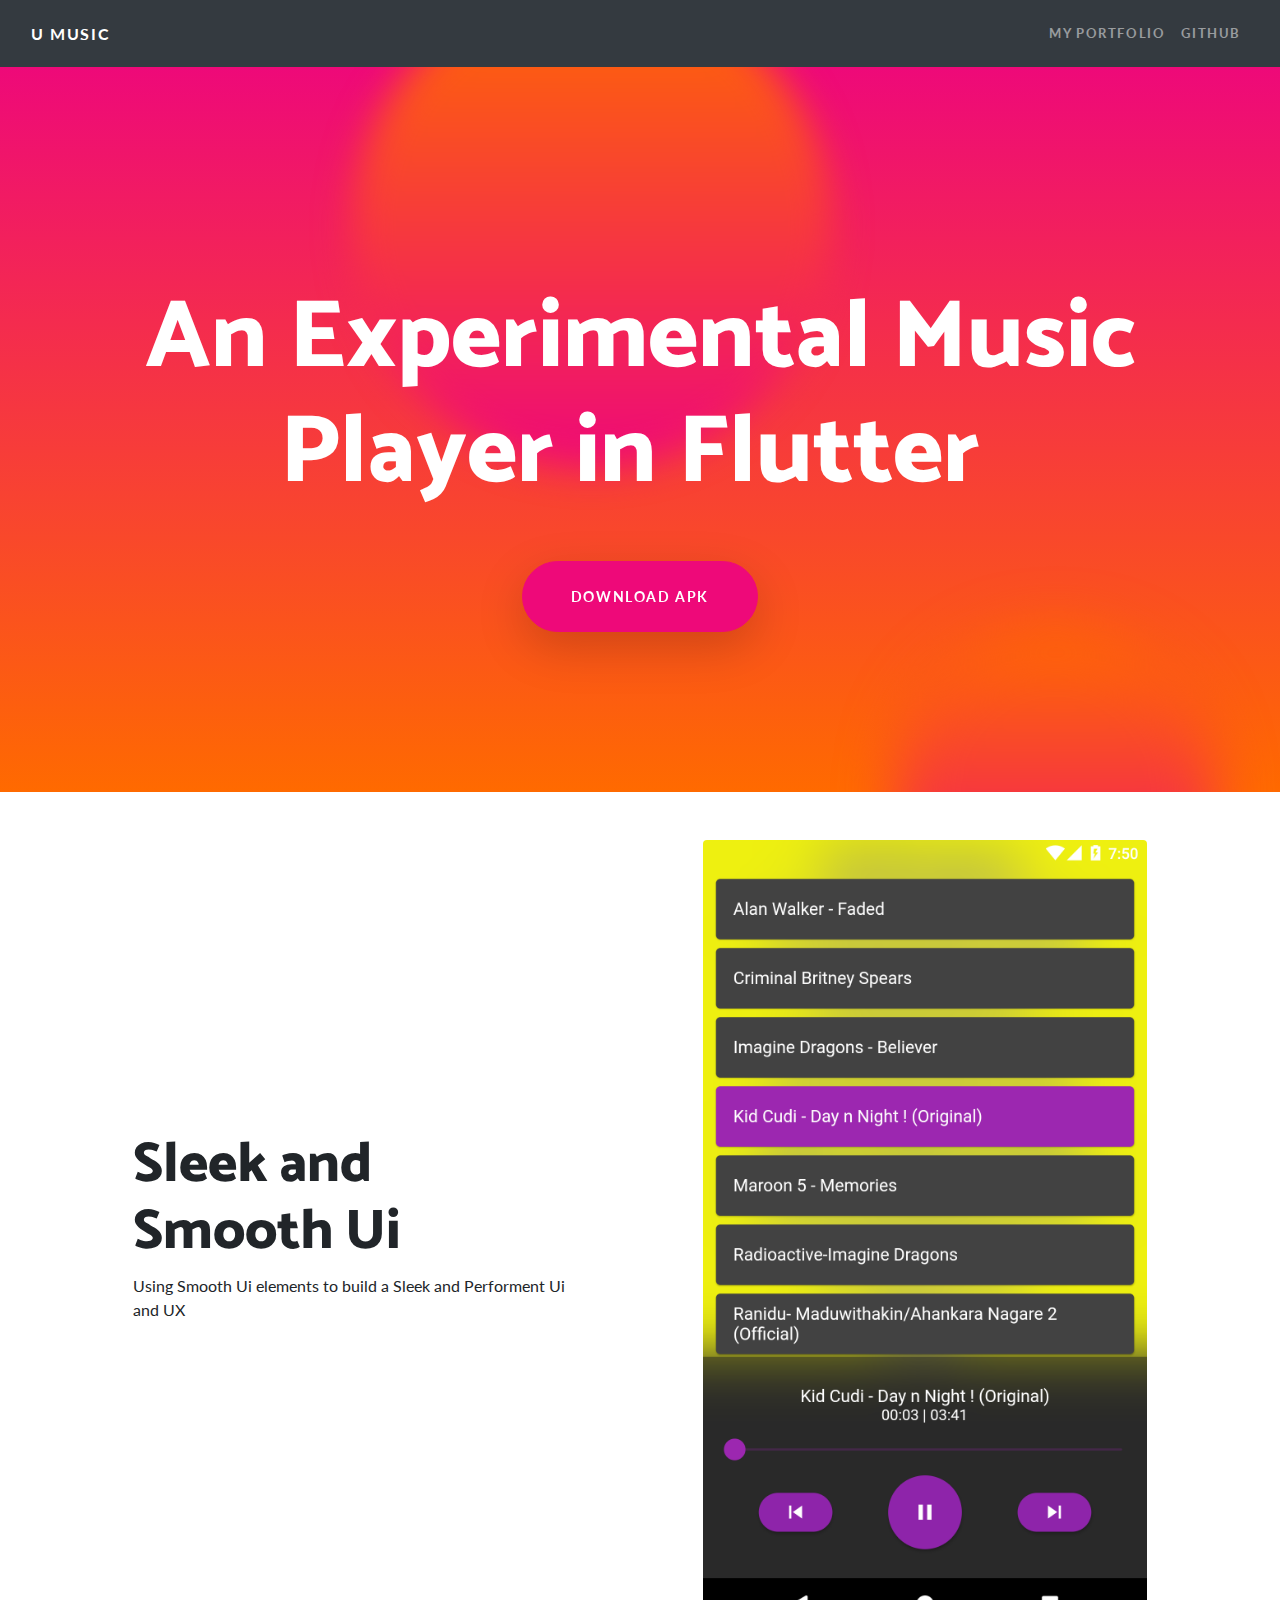
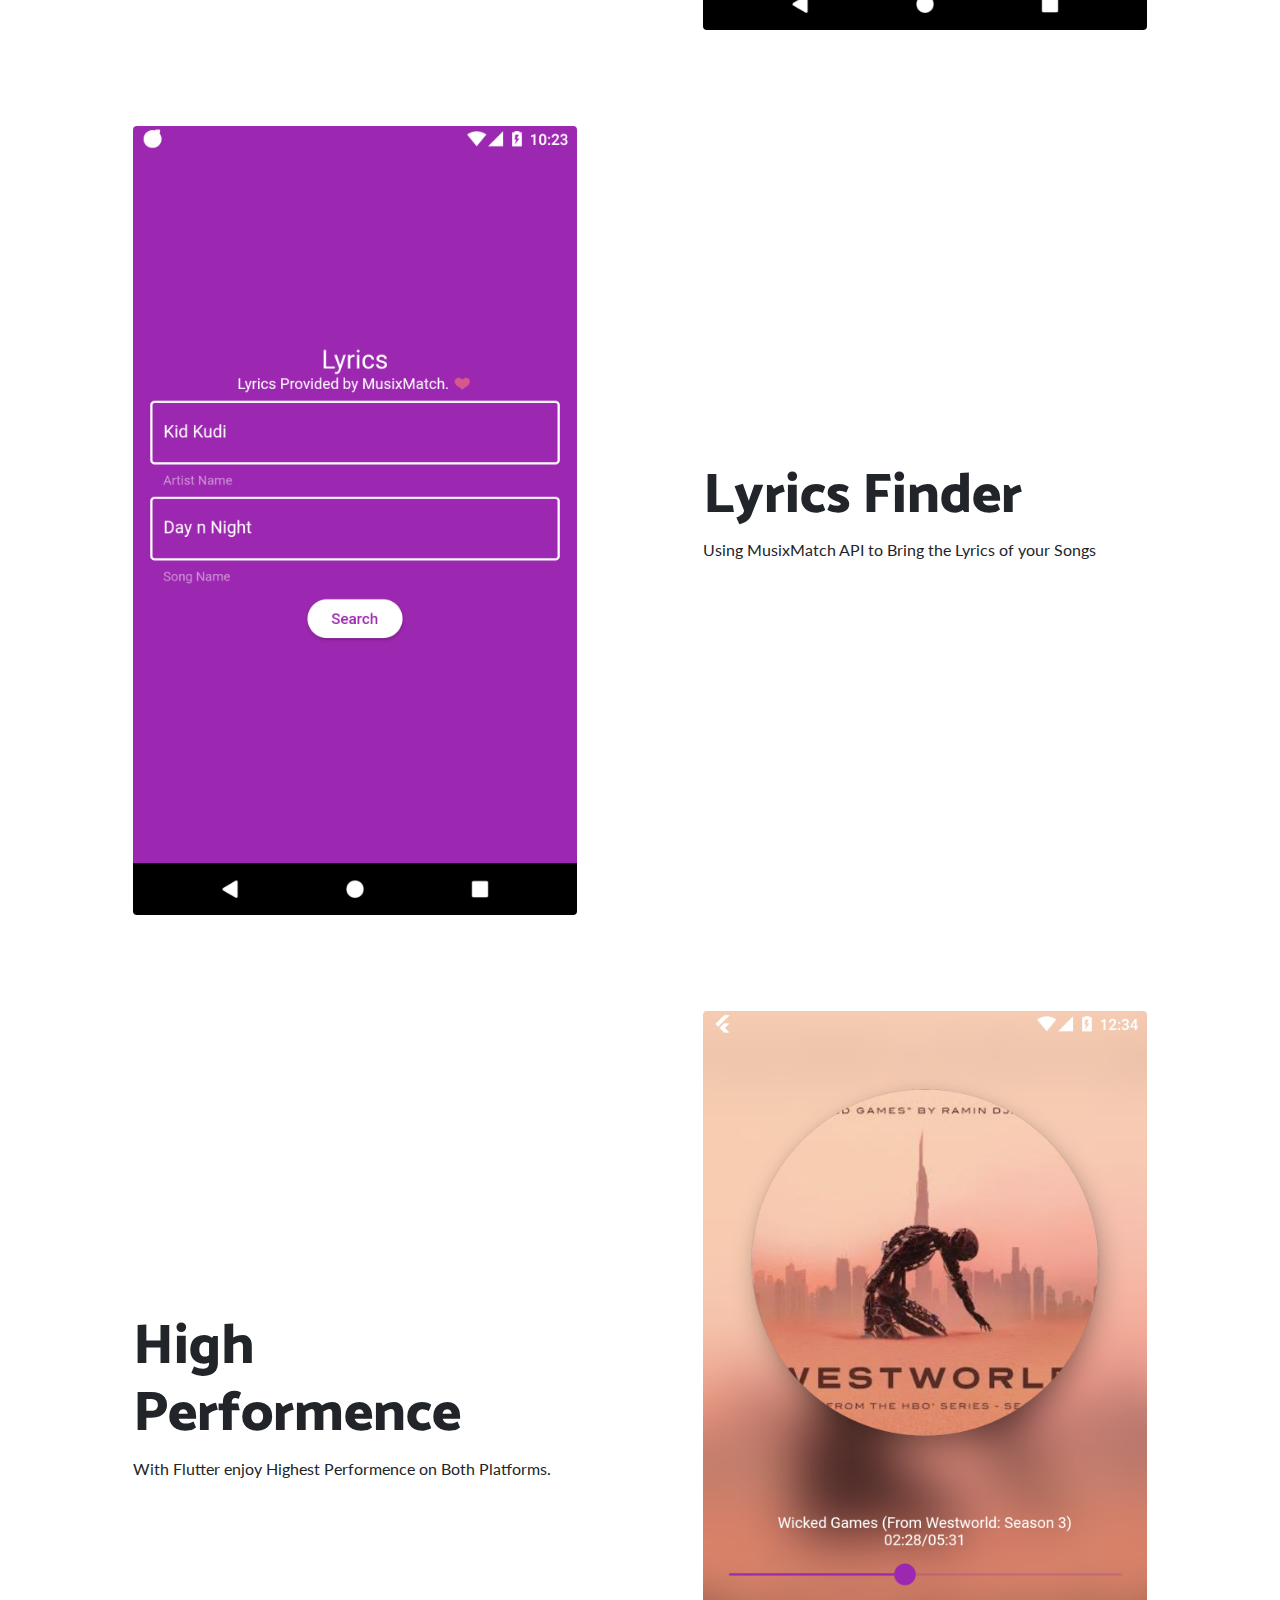
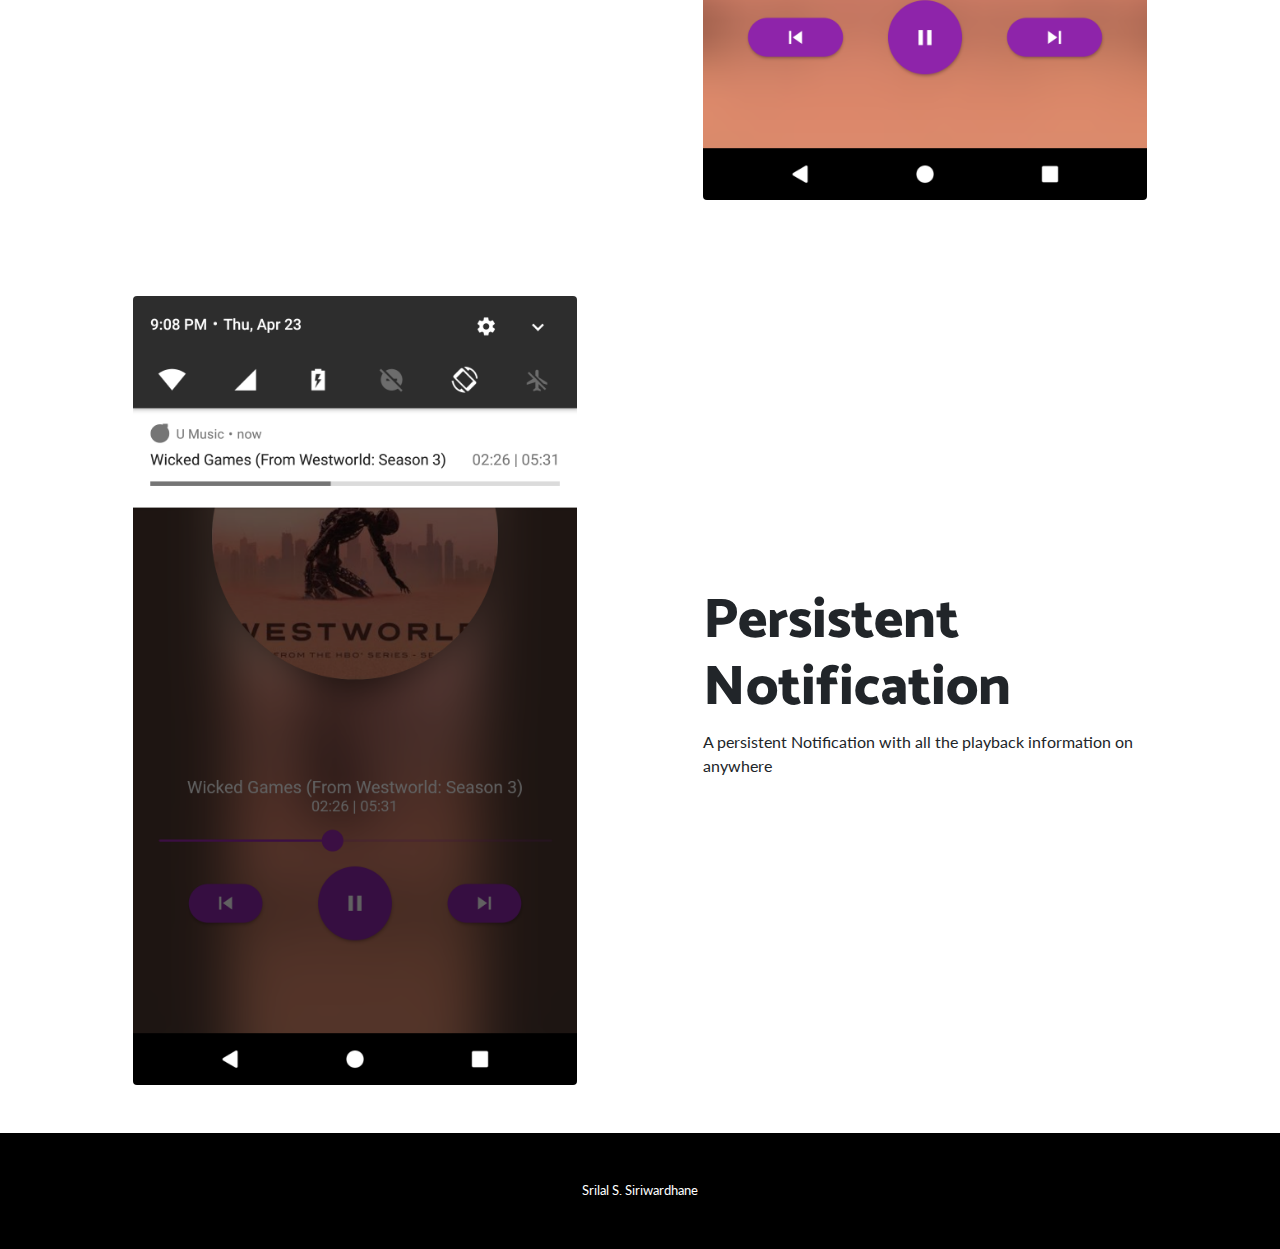
<file: docs/index.html>
<!DOCTYPE html>
<html>

<head>
    <meta charset="utf-8">
    <meta name="viewport" content="width=device-width, initial-scale=1.0, shrink-to-fit=no">
    <title>Home - U Music</title>
    <link rel="stylesheet" href="assets/bootstrap/css/bootstrap.min.css">
    <link rel="stylesheet" href="https://fonts.googleapis.com/css?family=Catamaran:100,200,300,400,500,600,700,800,900">
    <link rel="stylesheet" href="https://fonts.googleapis.com/css?family=Lato:100,100i,300,300i,400,400i,700,700i,900,900i">
</head>

<body>
    <nav class="navbar navbar-dark navbar-expand-lg sticky-top bg-dark navbar-custom">
        <div class="container-fluid"><a class="navbar-brand" href="#">U Music</a><button data-toggle="collapse" class="navbar-toggler" data-target="#navbarResponsive"><span class="navbar-toggler-icon"></span></button>
            <div class="collapse navbar-collapse" id="navbarResponsive">
                <ul class="nav navbar-nav ml-auto">
                    <li class="nav-item" role="presentation"><a class="nav-link" href="https://srilals.github.io/">My Portfolio</a></li>
                    <li class="nav-item" role="presentation"><a class="nav-link" href="https://github.com/SrilalS/U-Music/">Github</a></li>
                </ul>
            </div>
        </div>
    </nav>
    <header class="masthead text-center text-white">
        <div class="masthead-content">
            <div class="container" style="filter: blur(0px);">
                <h1 class="masthead-heading mb-0" style="filter: blur(0px);">An Experimental Music Player in Flutter&nbsp;</h1><a class="btn btn-primary shadow-lg btn-xl rounded-pill mt-5" role="button" href="https://github.com/SrilalS/U-Music/releases">Download APK<br></a></div>
        </div>
        <div class="bg-circle-3 bg-circle" style="filter: blur(28px);"></div>
        <div class="bg-circle-4 bg-circle" style="filter: blur(18px);"></div>
    </header>
    <section>
        <div class="container">
            <div class="row align-items-center">
                <div class="col-lg-6 order-lg-2">
                    <div class="p-5"><img class="rounded img-fluid" src="assets/img/Screenshot_1587565253.png"></div>
                </div>
                <div class="col-lg-6 order-lg-1">
                    <div class="p-5">
                        <h2 class="display-4">Sleek and Smooth Ui</h2>
                        <p>Using Smooth Ui elements to build a Sleek and Performent Ui and UX</p>
                    </div>
                </div>
            </div>
        </div>
    </section>
    <section>
        <div class="container">
            <div class="row align-items-center">
                <div class="col-lg-6 order-lg-1">
                    <div class="p-5"><img class="rounded img-fluid" src="assets/img/Screenshot_1588524788.png"></div>
                </div>
                <div class="col-lg-6 order-lg-2">
                    <div class="p-5">
                        <h2 class="display-4">Lyrics Finder</h2>
                        <p>Using MusixMatch API to Bring the Lyrics of your Songs</p>
                    </div>
                </div>
            </div>
        </div>
    </section>
    <section>
        <div class="container">
            <div class="row align-items-center">
                <div class="col-lg-6 order-lg-2">
                    <div class="p-5"><img class="rounded img-fluid" src="assets/img/Screenshot_1587409467.png"></div>
                </div>
                <div class="col-lg-6 order-lg-1">
                    <div class="p-5">
                        <h2 class="display-4">High Performence</h2>
                        <p>With Flutter enjoy Highest Performence on Both Platforms.</p>
                    </div>
                </div>
            </div>
        </div>
    </section>
    <section>
        <div class="container">
            <div class="row align-items-center">
                <div class="col-lg-6 order-lg-1">
                    <div class="p-5"><img class="rounded img-fluid" src="assets/img/Screenshot_1587656301.png"></div>
                </div>
                <div class="col-lg-6 order-lg-2">
                    <div class="p-5">
                        <h2 class="display-4">Persistent Notification&nbsp;</h2>
                        <p>A persistent Notification with all the playback information on anywhere</p>
                    </div>
                </div>
            </div>
        </div>
    </section>
    <footer class="py-5 bg-black">
        <div class="container">
            <p class="text-center text-white m-0 small">Srilal S. Siriwardhane</p>
        </div>
    </footer>
    <script src="assets/js/jquery.min.js"></script>
    <script src="assets/bootstrap/js/bootstrap.min.js"></script>
</body>

</html>
</file>
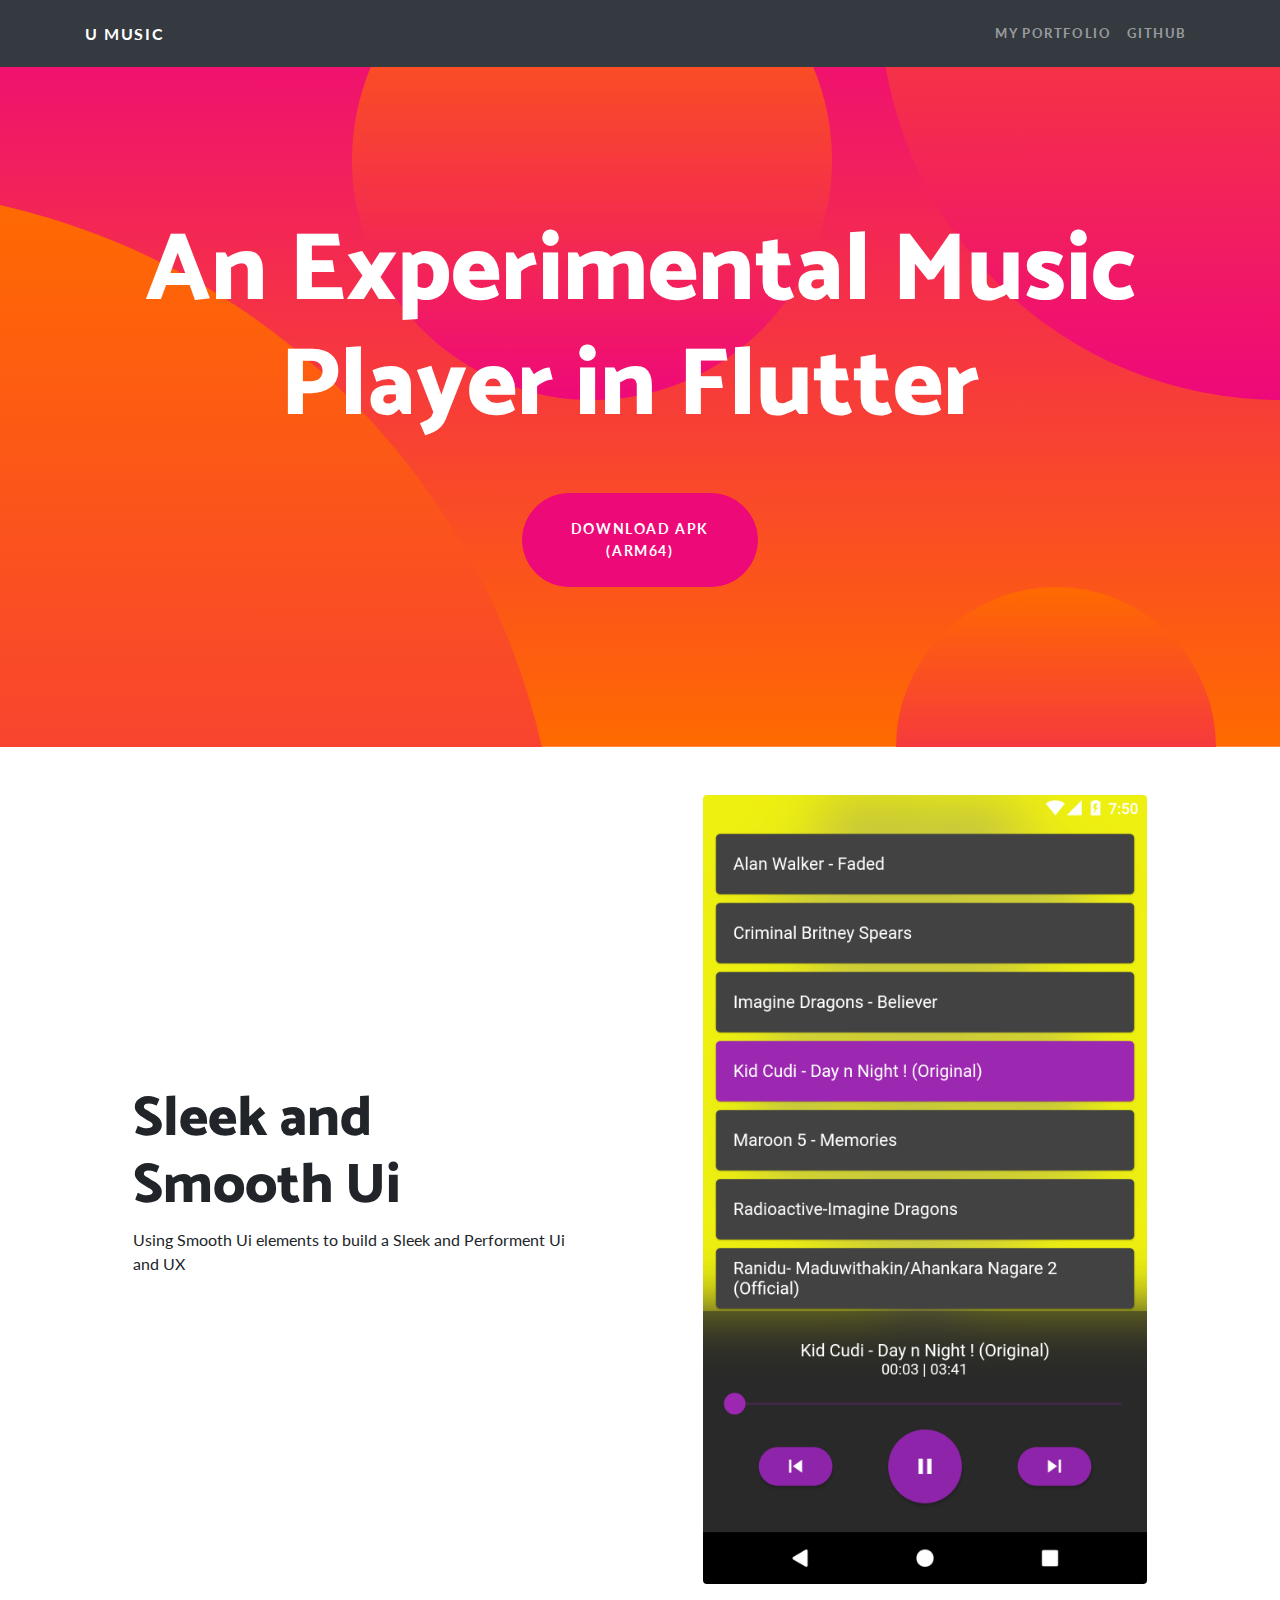
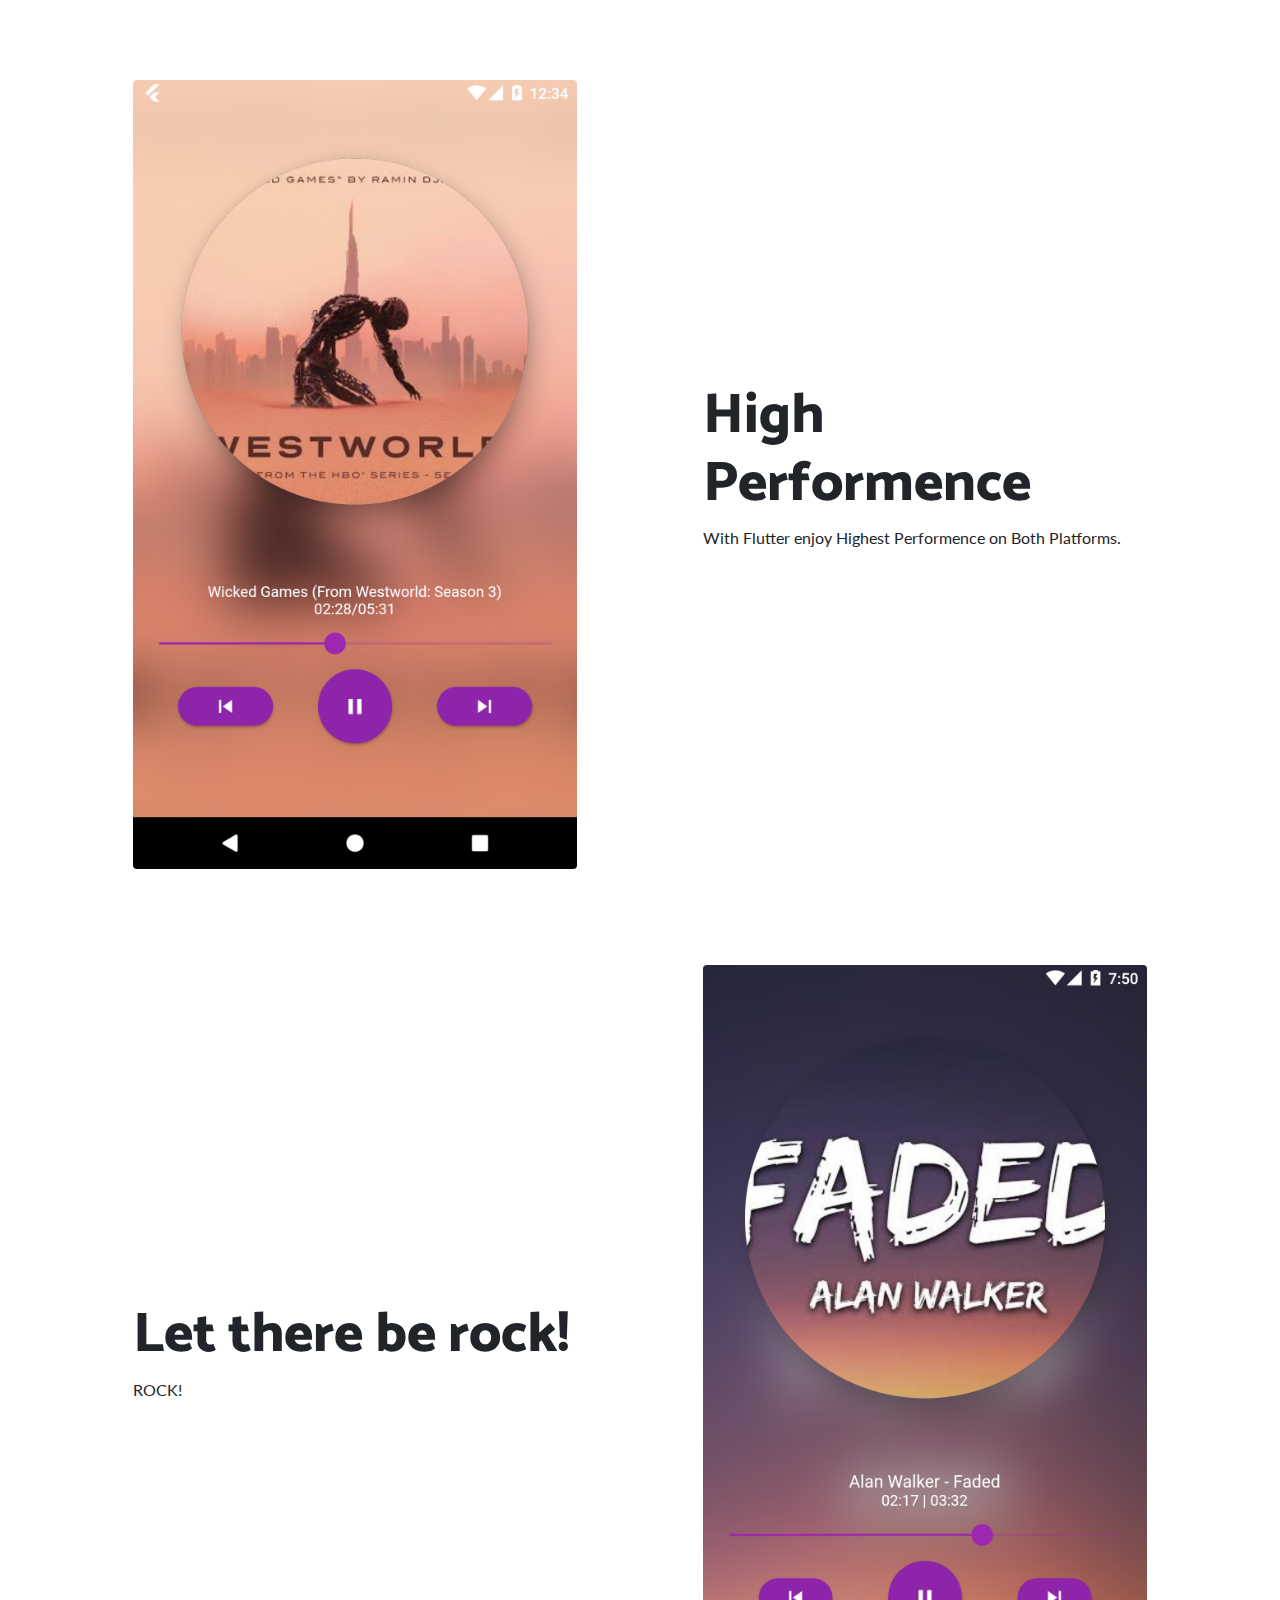
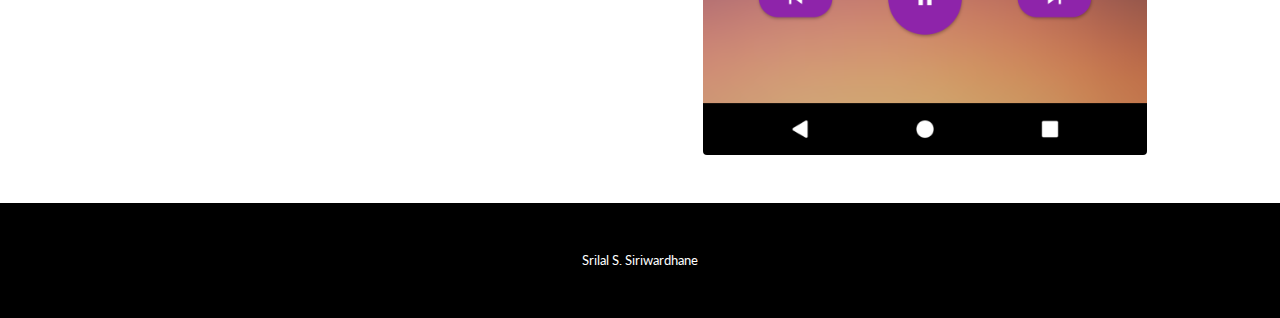
<file: WebSite/index.html>
<!DOCTYPE html>
<html>

<head>
    <meta charset="utf-8">
    <meta name="viewport" content="width=device-width, initial-scale=1.0, shrink-to-fit=no">
    <title>Home - U Music</title>
    <link rel="stylesheet" href="assets/bootstrap/css/bootstrap.min.css">
    <link rel="stylesheet" href="https://fonts.googleapis.com/css?family=Catamaran:100,200,300,400,500,600,700,800,900">
    <link rel="stylesheet" href="https://fonts.googleapis.com/css?family=Lato:100,100i,300,300i,400,400i,700,700i,900,900i">
</head>

<body>
    <nav class="navbar navbar-dark navbar-expand-lg fixed-top bg-dark navbar-custom">
        <div class="container"><a class="navbar-brand" href="#">U Music</a><button data-toggle="collapse" class="navbar-toggler" data-target="#navbarResponsive"><span class="navbar-toggler-icon"></span></button>
            <div class="collapse navbar-collapse" id="navbarResponsive">
                <ul class="nav navbar-nav ml-auto">
                    <li class="nav-item" role="presentation"><a class="nav-link" href="https://srilals.github.io/">My Portfolio</a></li>
                    <li class="nav-item" role="presentation"><a class="nav-link" href="https://github.com/SrilalS/U-Music/">Github</a></li>
                </ul>
            </div>
        </div>
    </nav>
    <header class="masthead text-center text-white">
        <div class="masthead-content">
            <div class="container">
                <h1 class="masthead-heading mb-0">An Experimental Music Player in Flutter&nbsp;</h1><a class="btn btn-primary btn-xl rounded-pill mt-5" role="button" href="https://raw.githubusercontent.com/SrilalS/U-Music/master/Releases/U%20Music%20V2%20ARM64.apk?raw=true">Download APK<br>(Arm64)<br></a></div>
        </div>
        <div class="bg-circle-1 bg-circle"></div>
        <div class="bg-circle-2 bg-circle"></div>
        <div class="bg-circle-3 bg-circle"></div>
        <div class="bg-circle-4 bg-circle"></div>
    </header>
    <section>
        <div class="container">
            <div class="row align-items-center">
                <div class="col-lg-6 order-lg-2">
                    <div class="p-5"><img class="rounded img-fluid" src="assets/img/Screenshot_1587565253.png"></div>
                </div>
                <div class="col-lg-6 order-lg-1">
                    <div class="p-5">
                        <h2 class="display-4">Sleek and Smooth Ui</h2>
                        <p>Using Smooth Ui elements to build a Sleek and Performent Ui and UX</p>
                    </div>
                </div>
            </div>
        </div>
    </section>
    <section>
        <div class="container">
            <div class="row align-items-center">
                <div class="col-lg-6 order-lg-1">
                    <div class="p-5"><img class="rounded img-fluid" src="assets/img/Screenshot_1587409467.png"></div>
                </div>
                <div class="col-lg-6 order-lg-2">
                    <div class="p-5">
                        <h2 class="display-4">High Performence</h2>
                        <p>With Flutter enjoy Highest Performence on Both Platforms.</p>
                    </div>
                </div>
            </div>
        </div>
    </section>
    <section>
        <div class="container">
            <div class="row align-items-center">
                <div class="col-lg-6 order-lg-2">
                    <div class="p-5"><img class="rounded img-fluid" src="assets/img/Screenshot_1587565242.png"></div>
                </div>
                <div class="col-lg-6 order-lg-1">
                    <div class="p-5">
                        <h2 class="display-4">Let there be rock!</h2>
                        <p>ROCK!</p>
                    </div>
                </div>
            </div>
        </div>
    </section>
    <footer class="py-5 bg-black">
        <div class="container">
            <p class="text-center text-white m-0 small">Srilal S. Siriwardhane</p>
        </div>
    </footer>
    <script src="assets/js/jquery.min.js"></script>
    <script src="assets/bootstrap/js/bootstrap.min.js"></script>
</body>

</html>
</file>
